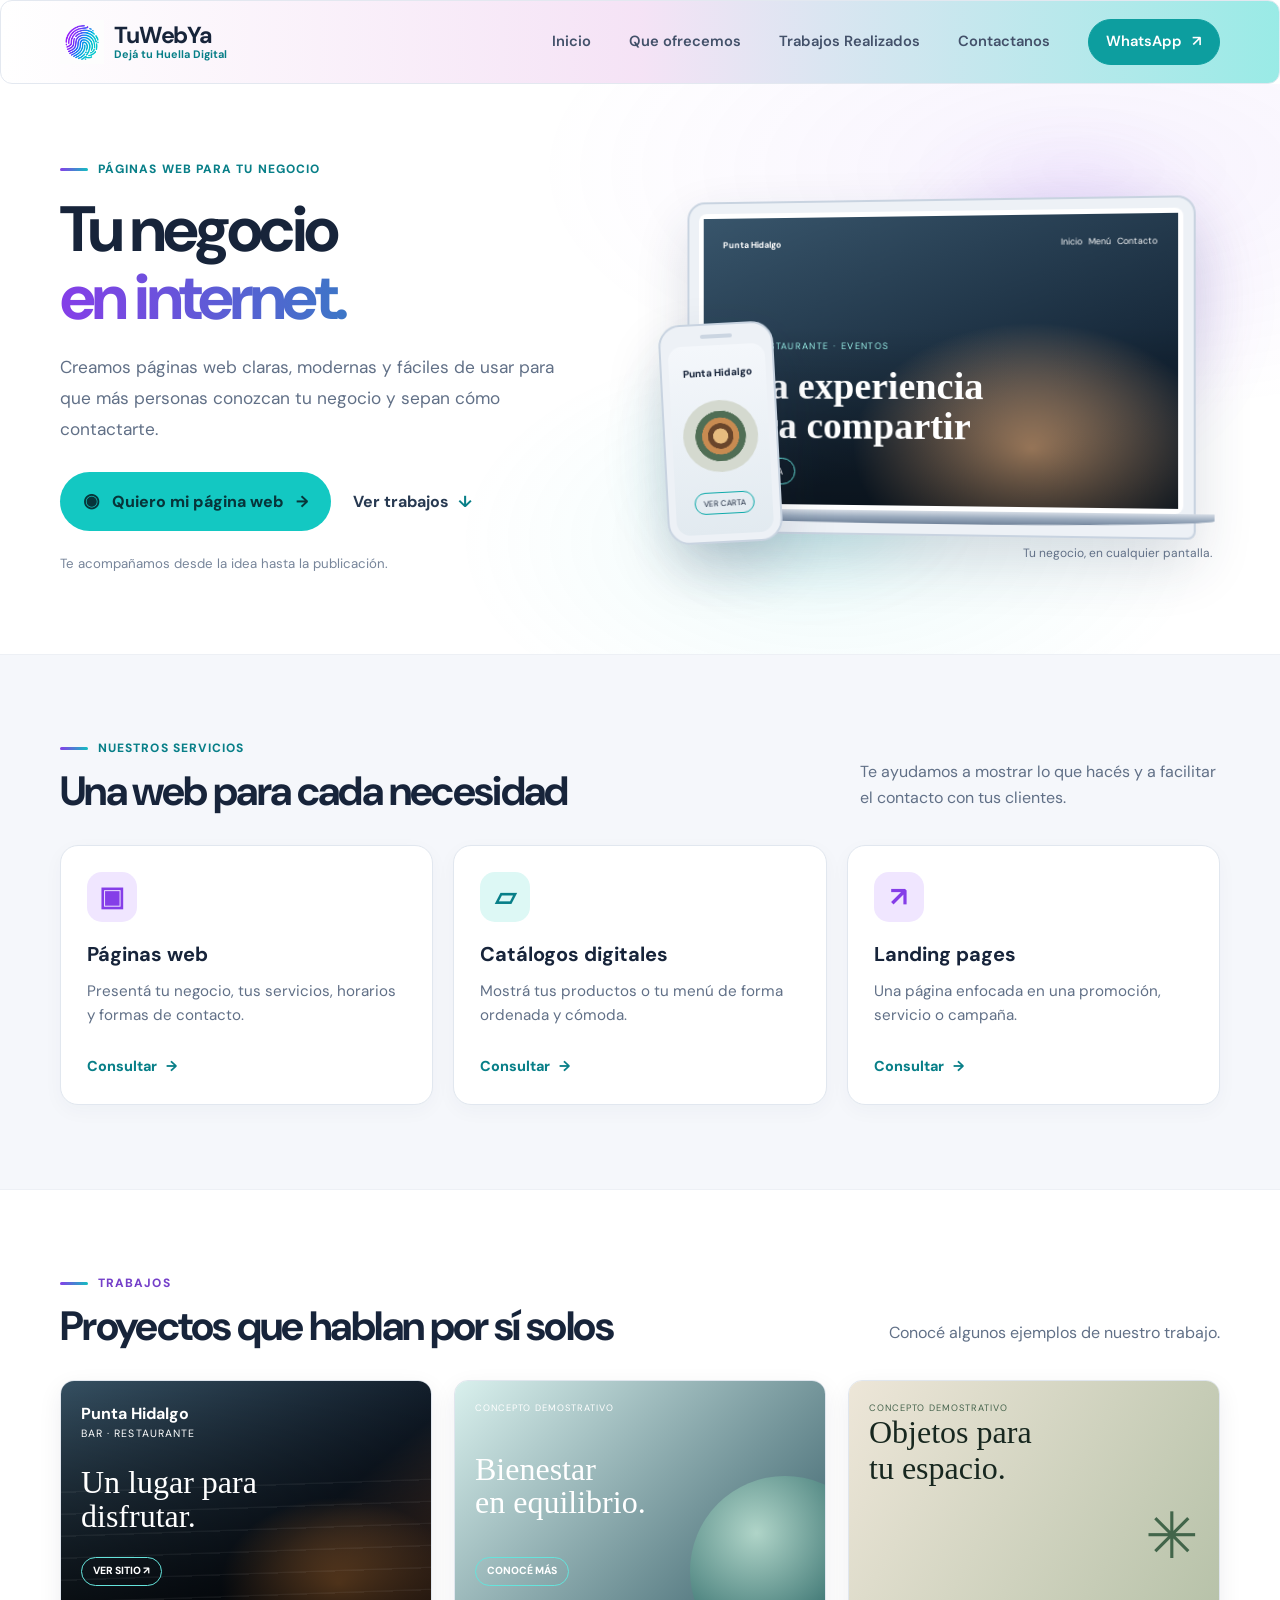
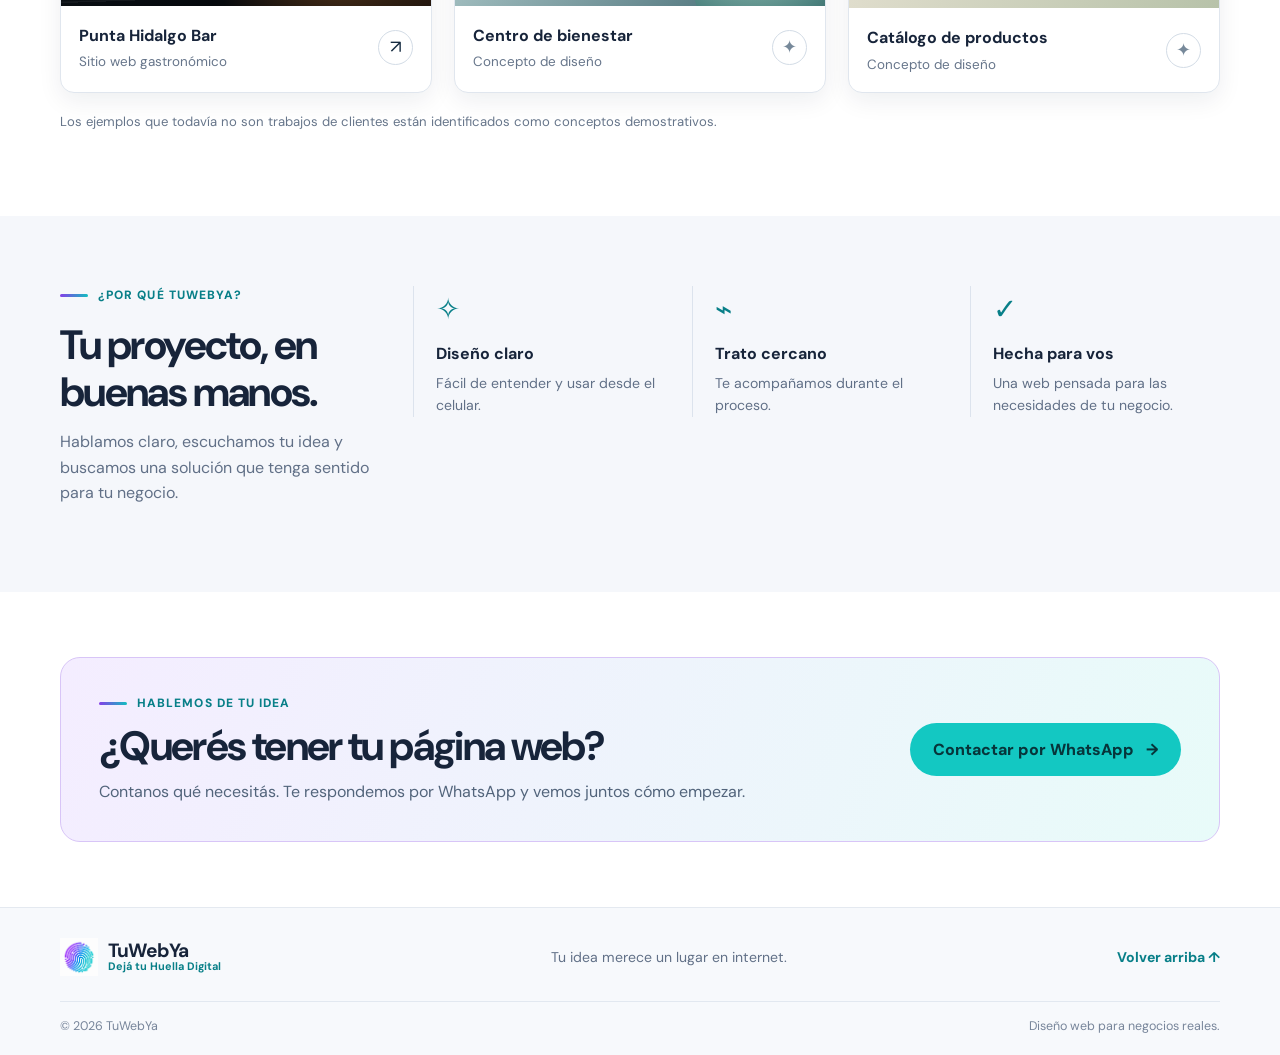
<file: index.html>
<!doctype html>
<html lang="es">
  <head>
    <meta charset="utf-8" />
    <meta name="viewport" content="width=device-width, initial-scale=1" />
    <meta
      name="description"
      content="TuWebYa crea páginas web claras, modernas y adaptadas a tu negocio."
    />
    <meta name="theme-color" content="#07111f" />
    <title>TuWebYa | Dejá tu Huella Digital</title>
    <link rel="icon" href="assets/images/favicon.png" type="image/svg+xml" />
    <link rel="preconnect" href="https://fonts.googleapis.com" />
    <link rel="preconnect" href="https://fonts.gstatic.com" crossorigin />
    <link
      href="https://fonts.googleapis.com/css2?family=DM+Sans:wght@400;500;600;700;800&display=swap"
      rel="stylesheet"
    />
    <link rel="stylesheet" href="assets/css/styles.css" />
    <script
      src="assets/js/config.js"
      data-whatsapp-config
      data-number=""
      defer
    ></script>
    <script src="assets/js/main.js" defer></script>
  </head>

  <body>
    <a class="skip-link" href="#contenido">Saltar al contenido</a>
    <header class="site-header">
      <div class="container header-inner">
        <a class="brand" href="#inicio" aria-label="TuWebYa, inicio">
          <img
            src="assets/images/logo.png"
            alt="Logo de TuWebYa"
            class="brand-mark"
          />
          <span class="brand-copy"
            ><strong>TuWebYa</strong><small>Dejá tu Huella Digital</small></span
          >
        </a>
        <button
          class="menu-toggle"
          type="button"
          aria-expanded="false"
          aria-controls="main-nav"
        >
          <span class="sr-only">Abrir menú</span><span></span><span></span
          ><span></span>
        </button>
        <nav class="main-nav" id="main-nav" aria-label="Navegación principal">
          <a href="#inicio">Inicio</a>
          <a href="#servicios">Que ofrecemos</a>
          <a href="#trabajos">Trabajos Realizados</a>
          <a href="#contacto">Contactanos</a>
          <a class="nav-whatsapp" data-whatsapp href="#contacto"
            >WhatsApp <span aria-hidden="true">↗</span></a
          >
        </nav>
      </div>
    </header>

    <main id="contenido">
      <section class="hero section" id="inicio">
        <div class="container hero-grid">
          <div class="hero-copy">
            <p class="eyebrow">
              <span class="eyebrow-line"></span> Páginas web para tu negocio
            </p>
            <h1>Tu negocio <span> en internet.</span></h1>
            <p class="hero-description">
              Creamos páginas web claras, modernas y fáciles de usar para que
              más personas conozcan tu negocio y sepan cómo contactarte.
            </p>
            <div class="hero-actions">
              <a class="button button-primary" data-whatsapp href="#contacto"
                ><span class="whatsapp-symbol" aria-hidden="true">◉</span>
                Quiero mi página web <span aria-hidden="true">→</span></a
              >
              <a class="text-link" href="#trabajos"
                >Ver trabajos <span aria-hidden="true">↓</span></a
              >
            </div>
            <p class="hero-note">
              Te acompañamos desde la idea hasta la publicación.
            </p>
          </div>
          <div
            class="hero-visual"
            aria-label="Vista de ejemplo de una página web en computadora y celular"
          >
            <div class="glow glow-purple"></div>
            <div class="glow glow-cyan"></div>
            <div class="device laptop">
              <div class="device-screen">
                <div class="mock-site">
                  <div class="mock-nav">
                    <span class="mock-logo">Punta Hidalgo</span
                    ><span>Inicio&nbsp;&nbsp; Menú&nbsp;&nbsp; Contacto</span>
                  </div>
                  <div class="mock-content">
                    <span class="mock-kicker">BAR · RESTAURANTE · EVENTOS</span
                    ><strong>Una experiencia<br />para compartir</strong
                    ><span class="mock-pill">VER CARTA</span>
                  </div>
                </div>
              </div>
              <div class="laptop-base"></div>
            </div>
            <div class="device phone">
              <div class="phone-speaker"></div>
              <div class="phone-screen">
                <span class="phone-brand">Punta Hidalgo</span
                ><span class="phone-food"></span
                ><span class="phone-button">VER CARTA</span>
              </div>
            </div>
            <span class="visual-caption"
              >Tu negocio, en cualquier pantalla.</span
            >
          </div>
        </div>
      </section>

      <section class="services section" id="servicios">
        <div class="container">
          <div class="section-heading">
            <div>
              <p class="eyebrow">
                <span class="eyebrow-line"></span> Nuestros servicios
              </p>
              <h2>Una web para cada necesidad</h2>
            </div>
            <p>
              Te ayudamos a mostrar lo que hacés y a facilitar el contacto con
              tus clientes.
            </p>
          </div>
          <div class="service-grid">
            <article class="service-card">
              <span class="service-icon icon-purple" aria-hidden="true">▣</span>
              <h3>Páginas web</h3>
              <p>
                Presentá tu negocio, tus servicios, horarios y formas de
                contacto.
              </p>
              <a href="#contacto" class="card-link" data-service="Páginas web"
                >Consultar <span aria-hidden="true">→</span></a
              >
            </article>
            <article class="service-card">
              <span class="service-icon icon-cyan" aria-hidden="true">▱</span>
              <h3>Catálogos digitales</h3>
              <p>Mostrá tus productos o tu menú de forma ordenada y cómoda.</p>
              <a
                href="#contacto"
                class="card-link"
                data-service="Catálogos digitales"
                >Consultar <span aria-hidden="true">→</span></a
              >
            </article>
            <article class="service-card">
              <span class="service-icon icon-purple" aria-hidden="true">↗</span>
              <h3>Landing pages</h3>
              <p>Una página enfocada en una promoción, servicio o campaña.</p>
              <a href="#contacto" class="card-link" data-service="Landing pages"
                >Consultar <span aria-hidden="true">→</span></a
              >
            </article>
          </div>
        </div>
      </section>

      <section class="projects section" id="trabajos">
        <div class="container">
          <div class="section-heading projects-heading">
            <div>
              <p class="eyebrow"><span class="eyebrow-line"></span> Trabajos</p>
              <h2>Proyectos que hablan por sí solos</h2>
            </div>
            <p>Conocé algunos ejemplos de nuestro trabajo.</p>
          </div>
          <div class="project-grid">
            <article class="project-card project-featured">
              <a
                class="project-preview punta-preview"
                href="https://puntahidalgobar.vercel.app/"
                target="_blank"
                rel="noopener noreferrer"
                aria-label="Ver la web de Punta Hidalgo Bar"
              >
                <span class="preview-top"
                  ><strong>Punta Hidalgo</strong
                  ><span>BAR · RESTAURANTE</span></span
                ><span class="preview-title">Un lugar para<br />disfrutar.</span
                ><span class="preview-cta">VER SITIO ↗</span>
              </a>
              <div class="project-info">
                <div>
                  <h3>Punta Hidalgo Bar</h3>
                  <p>Sitio web gastronómico</p>
                </div>
                <a
                  class="project-arrow"
                  href="https://puntahidalgobar.vercel.app/"
                  target="_blank"
                  rel="noopener noreferrer"
                  aria-label="Abrir proyecto Punta Hidalgo Bar"
                  >↗</a
                >
              </div>
            </article>
            <article class="project-card">
              <div
                class="project-preview wellness-preview"
                aria-label="Concepto visual de web para un centro de bienestar"
              >
                <span class="concept-label">CONCEPTO DEMOSTRATIVO</span
                ><span class="wellness-title"
                  >Bienestar<br />en equilibrio.</span
                ><span class="preview-cta">CONOCÉ MÁS</span>
              </div>
              <div class="project-info">
                <div>
                  <h3>Centro de bienestar</h3>
                  <p>Concepto de diseño</p>
                </div>
                <span
                  class="project-arrow project-arrow-muted"
                  aria-hidden="true"
                  >✦</span
                >
              </div>
            </article>
            <article class="project-card">
              <div
                class="project-preview shop-preview"
                aria-label="Concepto visual de catálogo digital"
              >
                <span class="concept-label">CONCEPTO DEMOSTRATIVO</span
                ><span class="shop-title">Objetos para<br />tu espacio.</span
                ><span class="shop-plant" aria-hidden="true">✳</span>
              </div>
              <div class="project-info">
                <div>
                  <h3>Catálogo de productos</h3>
                  <p>Concepto de diseño</p>
                </div>
                <span
                  class="project-arrow project-arrow-muted"
                  aria-hidden="true"
                  >✦</span
                >
              </div>
            </article>
          </div>
          <p class="projects-note">
            Los ejemplos que todavía no son trabajos de clientes están
            identificados como conceptos demostrativos.
          </p>
        </div>
      </section>

      <section class="why section">
        <div class="container why-grid">
          <div class="why-copy">
            <p class="eyebrow">
              <span class="eyebrow-line"></span> ¿Por qué TuWebYa?
            </p>
            <h2>Tu proyecto, en buenas manos.</h2>
            <p>
              Hablamos claro, escuchamos tu idea y buscamos una solución que
              tenga sentido para tu negocio.
            </p>
          </div>
          <div class="benefit">
            <span aria-hidden="true">✧</span>
            <h3>Diseño claro</h3>
            <p>Fácil de entender y usar desde el celular.</p>
          </div>
          <div class="benefit">
            <span aria-hidden="true">⌁</span>
            <h3>Trato cercano</h3>
            <p>Te acompañamos durante el proceso.</p>
          </div>
          <div class="benefit">
            <span aria-hidden="true">✓</span>
            <h3>Hecha para vos</h3>
            <p>Una web pensada para las necesidades de tu negocio.</p>
          </div>
        </div>
      </section>

      <section class="contact section" id="contacto">
        <div class="container">
          <div class="contact-panel">
            <div>
              <p class="eyebrow">
                <span class="eyebrow-line"></span> Hablemos de tu idea
              </p>
              <h2>¿Querés tener tu página web?</h2>
              <p>
                Contanos qué necesitás. Te respondemos por WhatsApp y vemos
                juntos cómo empezar.
              </p>
            </div>
            <a
              class="button button-primary contact-button"
              data-whatsapp
              href="https://wa.me/?text=Hola%20TuWebYa%2C%20quiero%20consultar%20por%20una%20p%C3%A1gina%20web."
              >Contactar por WhatsApp <span aria-hidden="true">→</span></a
            >
          </div>
        </div>
      </section>

    <footer class="site-footer">
      <div class="container footer-inner">
        <a class="brand footer-brand" href="#inicio"
          ><img src="assets/images/logo.png" alt="" class="brand-mark" /><span
            class="brand-copy"
            ><strong>TuWebYa</strong><small>Dejá tu Huella Digital</small></span
          ></a
        >
        <p>Tu idea merece un lugar en internet.</p>
        <a href="#inicio" class="back-top">Volver arriba ↑</a>
      </div>
      <div class="container footer-bottom">
        <span>© <span id="year"></span> TuWebYa</span
        ><span>Diseño web para negocios reales.</span>
      </div>
    </footer>
  </body>
</html>
</file>
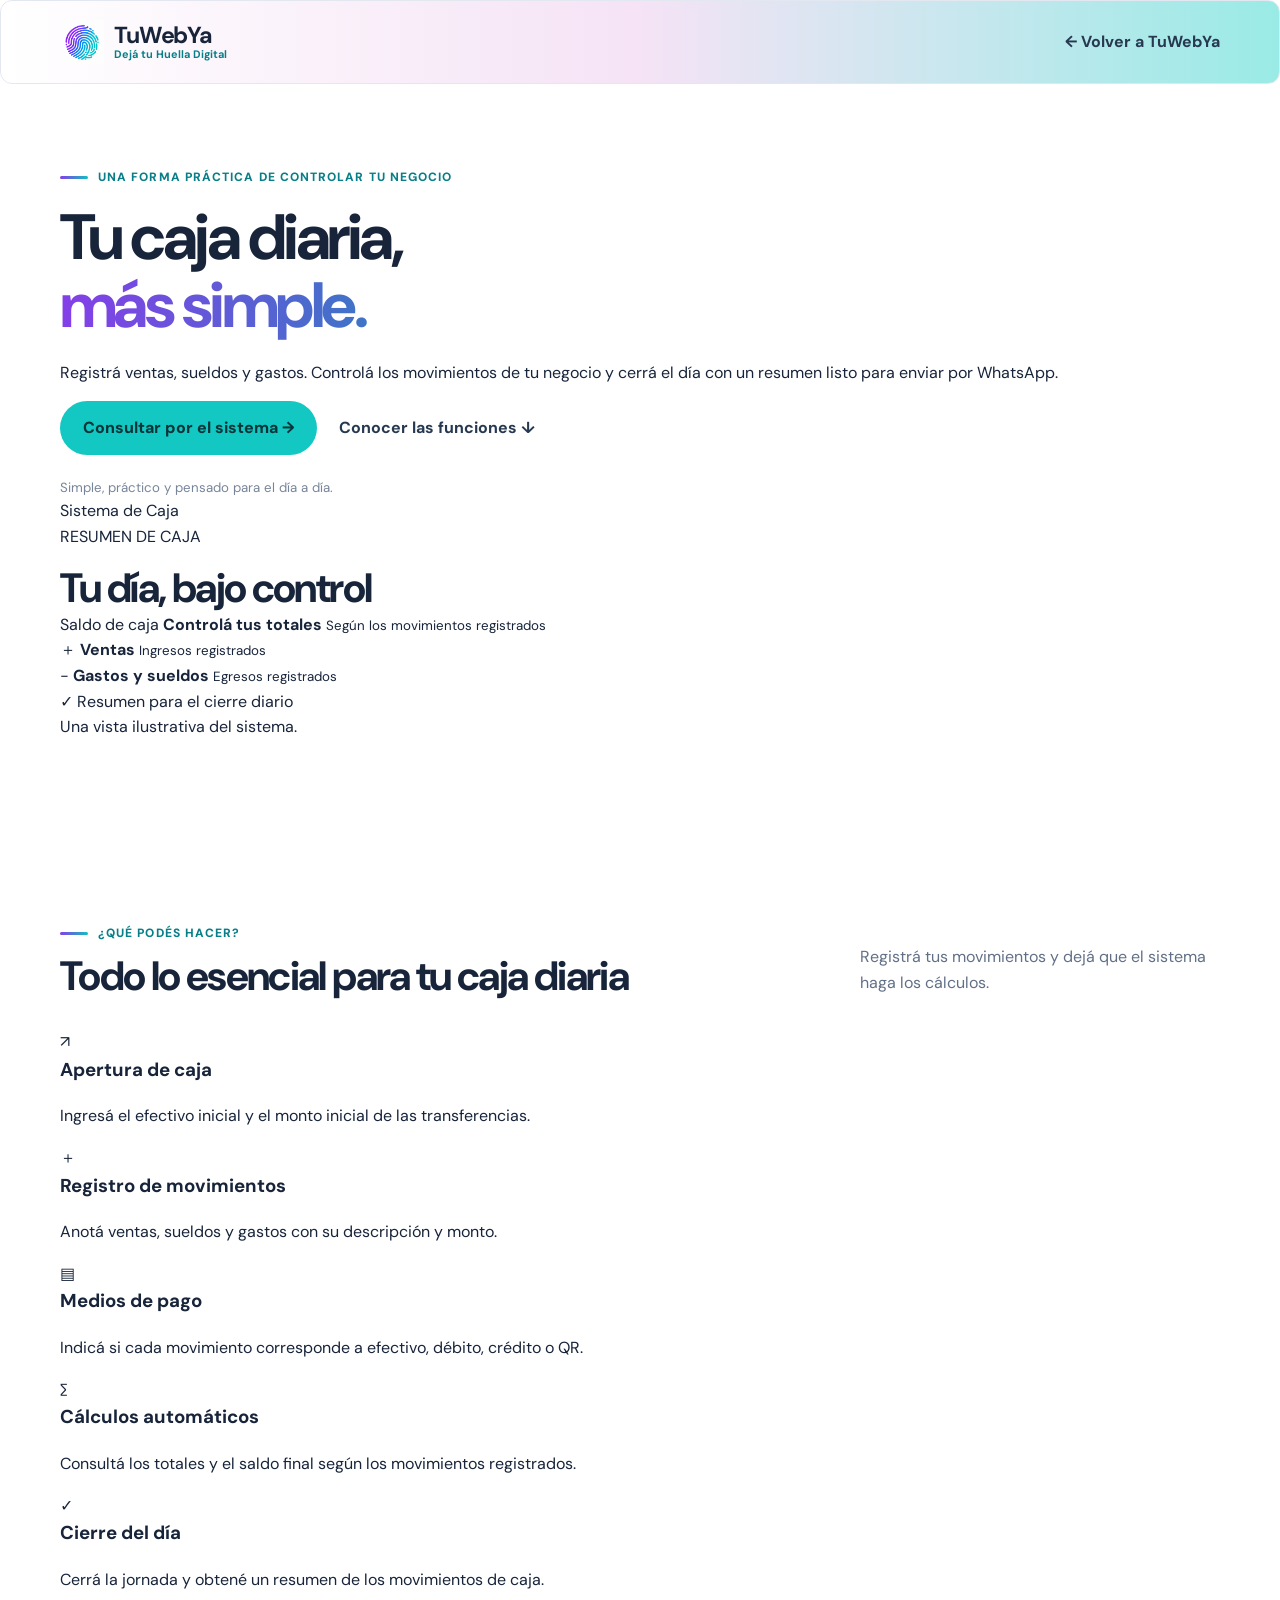
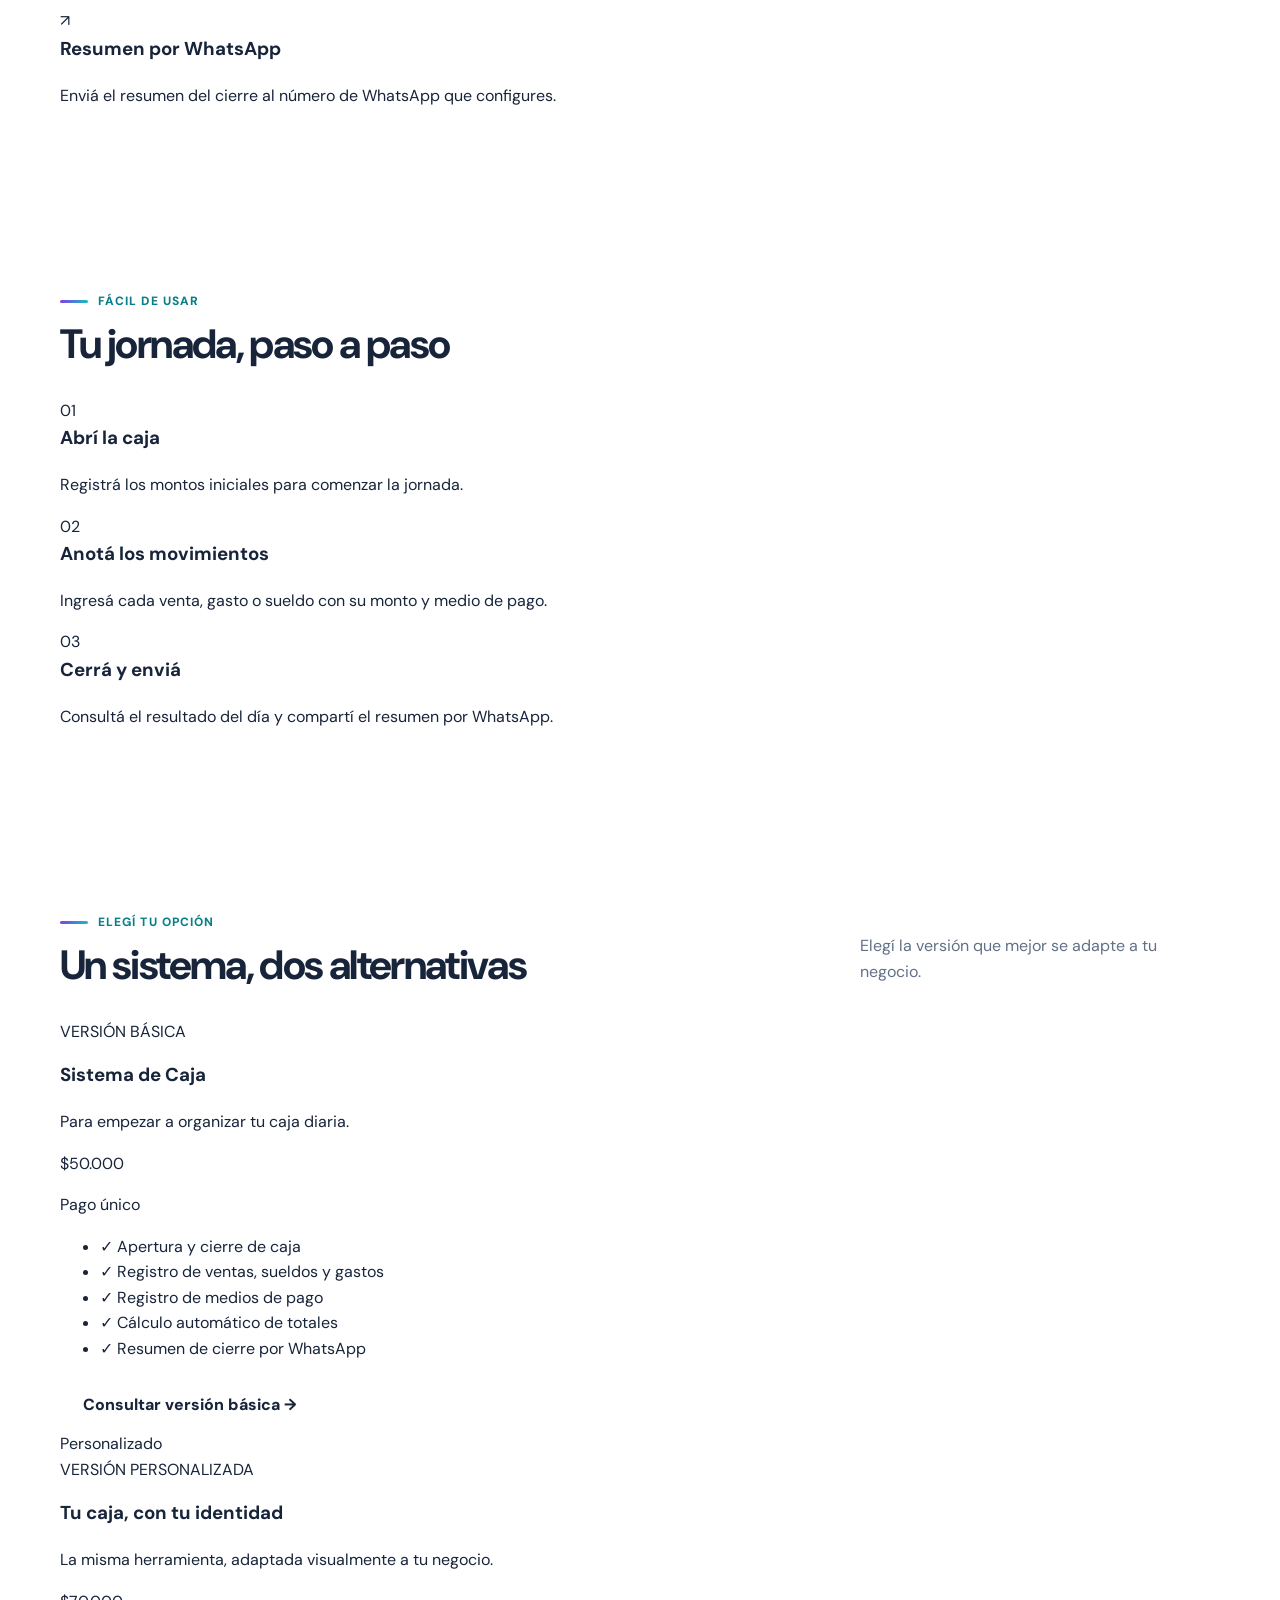
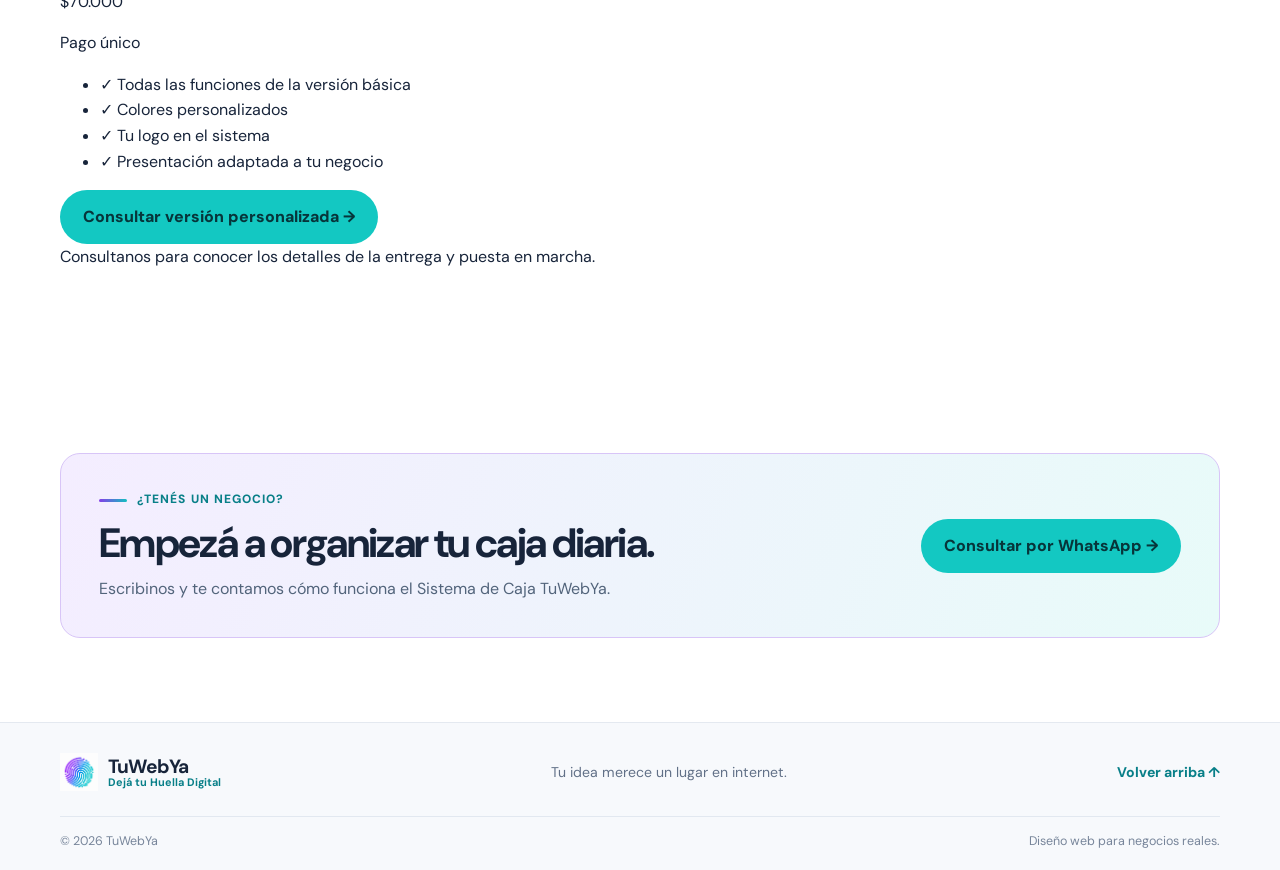
<file: sistema-de-caja.html>
<!doctype html>
<html lang="es">
  <head>
    <meta charset="utf-8" />
    <meta name="viewport" content="width=device-width, initial-scale=1" />
    <meta
      name="description"
      content="Sistema de Caja TuWebYa: registrá movimientos, controlá los totales y enviá el cierre diario por WhatsApp."
    />
    <meta name="theme-color" content="#07111f" />
    <title>Sistema de Caja | TuWebYa</title>

    <link rel="icon" href="assets/images/favicon.png" type="image/png" />
    <link rel="preconnect" href="https://fonts.googleapis.com" />
    <link rel="preconnect" href="https://fonts.gstatic.com" crossorigin />
    <link
      href="https://fonts.googleapis.com/css2?family=DM+Sans:wght@400;500;600;700;800&display=swap"
      rel="stylesheet"
    />
    <link rel="stylesheet" href="assets/css/styles.css" />
    <script
      src="assets/js/config.js"
      data-whatsapp-config
      data-number=""
      defer
    ></script>
    <script src="assets/js/main.js" defer></script>
  </head>

  <body>
    <a class="skip-link" href="#contenido">Saltar al contenido</a>

    <header class="site-header">
      <div class="container header-inner">
        <a class="brand" href="index.html" aria-label="TuWebYa, inicio">
          <img
            src="assets/images/logo.png"
            alt="Logo de TuWebYa"
            class="brand-mark"
          />
          <span class="brand-copy">
            <strong>TuWebYa</strong>
            <small>Dejá tu Huella Digital</small>
          </span>
        </a>

        <a class="text-link" href="index.html">
          ← Volver a TuWebYa
        </a>
      </div>
    </header>

    <main id="contenido">
      <section class="caja-hero section">
        <div class="container caja-hero-grid">
          <div class="caja-hero-copy">
            <p class="eyebrow">
              <span class="eyebrow-line"></span>
              Una forma práctica de controlar tu negocio
            </p>

            <h1>
              Tu caja diaria,
              <span>más simple.</span>
            </h1>

            <p class="caja-lead">
              Registrá ventas, sueldos y gastos. Controlá los movimientos
              de tu negocio y cerrá el día con un resumen listo para enviar
              por WhatsApp.
            </p>

            <div class="hero-actions">
              <a
                class="button button-primary"
                data-whatsapp
                data-service="Sistema de Caja TuWebYa"
                href="#precios"
              >
                Consultar por el sistema →
              </a>

              <a class="text-link" href="#funciones">
                Conocer las funciones ↓
              </a>
            </div>

            <p class="hero-note">
              Simple, práctico y pensado para el día a día.
            </p>
          </div>

          <div class="caja-preview">
            <div class="caja-preview-glow"></div>

            <div class="caja-window">
              <div class="caja-window-header">
                <span class="caja-window-dot"></span>
                <span class="caja-window-dot"></span>
                <span class="caja-window-dot"></span>
                <span class="caja-window-title">Sistema de Caja</span>
              </div>

              <div class="caja-window-body">
                <p class="caja-preview-label">RESUMEN DE CAJA</p>
                <h2>Tu día, bajo control</h2>

                <div class="caja-preview-total">
                  <span>Saldo de caja</span>
                  <strong>Controlá tus totales</strong>
                  <small>Según los movimientos registrados</small>
                </div>

                <div class="caja-preview-movements">
                  <div>
                    <span class="caja-movement-icon">＋</span>
                    <span>
                      <strong>Ventas</strong>
                      <small>Ingresos registrados</small>
                    </span>
                  </div>

                  <div>
                    <span class="caja-movement-icon expense">−</span>
                    <span>
                      <strong>Gastos y sueldos</strong>
                      <small>Egresos registrados</small>
                    </span>
                  </div>
                </div>

                <div class="caja-preview-footer">
                  <span>✓</span>
                  Resumen para el cierre diario
                </div>
              </div>
            </div>

            <p class="caja-preview-note">
              Una vista ilustrativa del sistema.
            </p>
          </div>
        </div>
      </section>

      <section class="section caja-functions" id="funciones">
        <div class="container">
          <div class="section-heading">
            <div>
              <p class="eyebrow">
                <span class="eyebrow-line"></span>
                ¿Qué podés hacer?
              </p>
              <h2>Todo lo esencial para tu caja diaria</h2>
            </div>

            <p>
              Registrá tus movimientos y dejá que el sistema haga los cálculos.
            </p>
          </div>

          <div class="caja-function-grid">
            <article class="caja-function-card">
              <span class="caja-function-icon">↗</span>
              <h3>Apertura de caja</h3>
              <p>
                Ingresá el efectivo inicial y el monto inicial de las
                transferencias.
              </p>
            </article>

            <article class="caja-function-card">
              <span class="caja-function-icon">＋</span>
              <h3>Registro de movimientos</h3>
              <p>
                Anotá ventas, sueldos y gastos con su descripción y monto.
              </p>
            </article>

            <article class="caja-function-card">
              <span class="caja-function-icon">▤</span>
              <h3>Medios de pago</h3>
              <p>
                Indicá si cada movimiento corresponde a efectivo, débito,
                crédito o QR.
              </p>
            </article>

            <article class="caja-function-card">
              <span class="caja-function-icon">∑</span>
              <h3>Cálculos automáticos</h3>
              <p>
                Consultá los totales y el saldo final según los movimientos
                registrados.
              </p>
            </article>

            <article class="caja-function-card">
              <span class="caja-function-icon">✓</span>
              <h3>Cierre del día</h3>
              <p>
                Cerrá la jornada y obtené un resumen de los movimientos de caja.
              </p>
            </article>

            <article class="caja-function-card">
              <span class="caja-function-icon">↗</span>
              <h3>Resumen por WhatsApp</h3>
              <p>
                Enviá el resumen del cierre al número de WhatsApp que
                configures.
              </p>
            </article>
          </div>
        </div>
      </section>

      <section class="section caja-how">
        <div class="container">
          <div class="section-heading">
            <div>
              <p class="eyebrow">
                <span class="eyebrow-line"></span>
                Fácil de usar
              </p>
              <h2>Tu jornada, paso a paso</h2>
            </div>
          </div>

          <div class="caja-steps">
            <article class="caja-step">
              <span>01</span>
              <h3>Abrí la caja</h3>
              <p>Registrá los montos iniciales para comenzar la jornada.</p>
            </article>

            <article class="caja-step">
              <span>02</span>
              <h3>Anotá los movimientos</h3>
              <p>Ingresá cada venta, gasto o sueldo con su monto y medio de pago.</p>
            </article>

            <article class="caja-step">
              <span>03</span>
              <h3>Cerrá y enviá</h3>
              <p>Consultá el resultado del día y compartí el resumen por WhatsApp.</p>
            </article>
          </div>
        </div>
      </section>

      <section class="section caja-pricing" id="precios">
        <div class="container">
          <div class="section-heading">
            <div>
              <p class="eyebrow">
                <span class="eyebrow-line"></span>
                Elegí tu opción
              </p>
              <h2>Un sistema, dos alternativas</h2>
            </div>

            <p>
              Elegí la versión que mejor se adapte a tu negocio.
            </p>
          </div>

          <div class="caja-pricing-grid">
            <article class="caja-price-card">
              <p class="caja-price-label">VERSIÓN BÁSICA</p>
              <h3>Sistema de Caja</h3>
              <p class="caja-price-description">
                Para empezar a organizar tu caja diaria.
              </p>

              <p class="caja-price">
                <span>$</span>50.000
              </p>
              <p class="caja-price-note">Pago único</p>

              <ul>
                <li>✓ Apertura y cierre de caja</li>
                <li>✓ Registro de ventas, sueldos y gastos</li>
                <li>✓ Registro de medios de pago</li>
                <li>✓ Cálculo automático de totales</li>
                <li>✓ Resumen de cierre por WhatsApp</li>
              </ul>

              <a
                class="button button-secondary"
                data-whatsapp
                data-service="Sistema de Caja TuWebYa versión básica de $50.000"
                href="#precios"
              >
                Consultar versión básica →
              </a>
            </article>

            <article class="caja-price-card caja-price-featured">
              <span class="caja-price-badge">Personalizado</span>
              <p class="caja-price-label">VERSIÓN PERSONALIZADA</p>
              <h3>Tu caja, con tu identidad</h3>
              <p class="caja-price-description">
                La misma herramienta, adaptada visualmente a tu negocio.
              </p>

              <p class="caja-price">
                <span>$</span>70.000
              </p>
              <p class="caja-price-note">Pago único</p>

              <ul>
                <li>✓ Todas las funciones de la versión básica</li>
                <li>✓ Colores personalizados</li>
                <li>✓ Tu logo en el sistema</li>
                <li>✓ Presentación adaptada a tu negocio</li>
              </ul>

              <a
                class="button button-primary"
                data-whatsapp
                data-service="Sistema de Caja TuWebYa personalizado de $70.000"
                href="#precios"
              >
                Consultar versión personalizada →
              </a>
            </article>
          </div>

          <p class="caja-pricing-footnote">
            Consultanos para conocer los detalles de la entrega y puesta en marcha.
          </p>
        </div>
      </section>

      <section class="section caja-final-cta">
        <div class="container">
          <div class="contact-panel">
            <div>
              <p class="eyebrow">
                <span class="eyebrow-line"></span>
                ¿Tenés un negocio?
              </p>
              <h2>Empezá a organizar tu caja diaria.</h2>
              <p>
                Escribinos y te contamos cómo funciona el Sistema de Caja
                TuWebYa.
              </p>
            </div>

            <a
              class="button button-primary"
              data-whatsapp
              data-service="Sistema de Caja TuWebYa"
              href="#precios"
            >
              Consultar por WhatsApp →
            </a>
          </div>
        </div>
      </section>
    </main>

    <footer class="site-footer">
      <div class="container footer-inner">
        <a class="brand footer-brand" href="index.html">
          <img src="assets/images/logo.png" alt="" class="brand-mark" />
          <span class="brand-copy">
            <strong>TuWebYa</strong>
            <small>Dejá tu Huella Digital</small>
          </span>
        </a>

        <p>Tu idea merece un lugar en internet.</p>
        <a href="#" class="back-top">Volver arriba ↑</a>
      </div>

      <div class="container footer-bottom">
        <span>© <span id="year"></span> TuWebYa</span>
        <span>Diseño web para negocios reales.</span>
      </div>
    </footer>
  </body>
</html>
</file>
<file: assets/css/styles.css>
:root {
  --bg: #ffffff;
  --bg-soft: #f5f7fb;
  --panel: #ffffff;
  --text: #17243a;
  --muted: #617087;
  --line: #e3e8f0;
  --purple: #853ee8;
  --cyan: #12bfc0;
  --content: 1160px;
  --radius: 18px;
}

* {
  box-sizing: border-box;
}

html {
  scroll-behavior: smooth;
  scroll-padding-top: 100px;
}

body {
  margin: 0;
  background: var(--bg);
  color: var(--text);
  font-family: "DM Sans", Arial, sans-serif;
  line-height: 1.6;
}

a {
  color: inherit;
  text-decoration: none;
}

button,
a {
  -webkit-tap-highlight-color: transparent;
}

a:focus-visible,
button:focus-visible {
  outline: 3px solid var(--cyan);
  outline-offset: 4px;
}

.container {
  width: min(var(--content), calc(100% - 48px));
  margin-inline: auto;
}

.section {
  padding: 84px 0;
}

.skip-link,
.sr-only {
  position: absolute;
  width: 1px;
  height: 1px;
  padding: 0;
  margin: -1px;
  overflow: hidden;
  clip: rect(0, 0, 0, 0);
  white-space: nowrap;
  border: 0;
}

.skip-link:focus {
  width: auto;
  height: auto;
  clip: auto;
  margin: 12px;
  padding: 12px;
  background: white;
  color: black;
  z-index: 1000;
}

/* ENCABEZADO Y NAVEGACIÓN*/

.site-header {
  position: sticky;
  top: 0;
  z-index: 20;
  background: linear-gradient(
    90deg,
    rgba(255, 255, 255, 0.78) 0%,
    rgba(242, 219, 243, 0.78) 50%,
    rgba(125, 229, 223, 0.78) 100%
  );
  border: 1px solid var(--line);
  border-radius: 12px;
  backdrop-filter: blur(16px);
  -webkit-backdrop-filter: blur(16px);
}

.header-inner {
  min-height: 82px;
  display: flex;
  align-items: center;
  justify-content: space-between;
  gap: 28px;
}

.brand {
  display: inline-flex;
  align-items: center;
  gap: 10px;
  flex-shrink: 0;
}

.brand-mark {
  width: 44px;
  height: 44px;
}

.brand-copy {
  display: flex;
  flex-direction: column;
  line-height: 1.1;
}

.brand-copy strong {
  font-size: 1.45rem;
  letter-spacing: -0.05em;
  color: var(--text);
}

.brand-copy small {
  font-size: 0.68rem;
  color: #087f88;
  font-weight: 700;
}

.main-nav {
  display: flex;
  align-items: center;
  gap: clamp(18px, 3vw, 38px);
  font-size: 0.92rem;
  font-weight: 600;
}

.main-nav > a:not(.nav-whatsapp) {
  color: #43516a;
  transition: color 0.2s ease;
}

.main-nav > a:not(.nav-whatsapp):hover {
  color: var(--purple);
}

.nav-whatsapp {
  padding: 10px 17px;
  background: #0d9e9f;
  border: 1px solid #0d9e9f;
  border-radius: 999px;
  color: #ffffff;
  transition:
    background 0.2s,
    color 0.2s,
    border-color 0.2s;
}

.nav-whatsapp:hover {
  background: #09838b;
  border-color: #09838b;
  color: #ffffff;
}

.nav-whatsapp span {
  margin-left: 6px;
}

.menu-toggle {
  display: none;
}

/* PORTADA PRINCIPAL */

.hero {
  padding-top: 76px;
  padding-bottom: 80px;
  overflow: hidden;
  background:
    radial-gradient(
      ellipse at 85% 15%,
      rgba(133, 62, 232, 0.07),
      transparent 36%
    ),
    radial-gradient(
      ellipse at 65% 80%,
      rgba(18, 191, 192, 0.07),
      transparent 32%
    ),
    #ffffff;
}

.hero-grid {
  display: grid;
  grid-template-columns: 1fr 1.03fr;
  gap: 40px;
  align-items: center;
}

.eyebrow {
  margin: 0 0 17px;
  display: flex;
  align-items: center;
  gap: 10px;
  color: #087f88;
  text-transform: uppercase;
  letter-spacing: 0.09em;
  font-size: 0.75rem;
  font-weight: 800;
}

.eyebrow-line {
  width: 28px;
  height: 3px;
  border-radius: 4px;
  background: linear-gradient(90deg, var(--purple), var(--cyan));
}

h1,
h2,
h3,
p {
  margin-top: 0;
}

h1 {
  max-width: 610px;
  margin-bottom: 20px;
  font-size: clamp(2.65rem, 5vw, 4.5rem);
  line-height: 1.06;
  letter-spacing: -0.055em;
  color: #17243a;
}

h1 span {
  display: block;
  background: linear-gradient(90deg, #853ee8 0%, #079fae 90%);
  -webkit-background-clip: text;
  background-clip: text;
  color: transparent;
}

.hero-description {
  max-width: 500px;
  color: var(--muted);
  font-size: 1.08rem;
  line-height: 1.8;
  margin-bottom: 27px;
}

.hero-actions {
  display: flex;
  align-items: center;
  flex-wrap: wrap;
  gap: 22px;
}

.button {
  min-height: 52px;
  display: inline-flex;
  justify-content: center;
  align-items: center;
  gap: 12px;
  padding: 14px 23px;
  border-radius: 999px;
  font-weight: 800;
  transition:
    transform 0.2s ease,
    box-shadow 0.2s ease;
}

.button:hover {
  transform: translateY(-2px);
  box-shadow: 0 10px 24px rgba(18, 191, 192, 0.2);
}

.button-primary {
  background: #13c8c2;
  color: #07353a;
}

.whatsapp-symbol {
  font-size: 1.2rem;
}

.text-link {
  color: #273951;
  font-weight: 700;
}

.text-link:hover {
  color: #087f88;
}

.text-link span {
  margin-left: 5px;
  color: #087f88;
}

.hero-note {
  margin: 22px 0 0;
  color: #77859a;
  font-size: 0.83rem;
}

/* VISTA ILUSTRATIVA DE LA WEB*/

.hero-visual {
  position: relative;
  min-height: 380px;
  display: flex;
  align-items: center;
  justify-content: center;
  isolation: isolate;
}

.glow {
  position: absolute;
  z-index: -1;
  border-radius: 50%;
  filter: blur(45px);
  opacity: 0.18;
}

.glow-purple {
  width: 260px;
  height: 230px;
  background: var(--purple);
  right: 4%;
  top: 2%;
}

.glow-cyan {
  width: 240px;
  height: 180px;
  background: #00bfc4;
  left: 5%;
  bottom: 3%;
}

.device {
  border: 2px solid #c8d3e0;
  background: #edf1f6;
  box-shadow: 0 25px 55px rgba(29, 50, 80, 0.16);
}

.laptop {
  width: min(94%, 510px);
  padding: 10px;
  border-radius: 18px 18px 8px 8px;
  transform: perspective(1000px) rotateY(-5deg);
}

.device-screen {
  padding: 5px;
  background: #ffffff;
  border-radius: 8px;
}

.mock-site {
  min-height: 290px;
  padding: 20px;
  overflow: hidden;
  position: relative;
  display: flex;
  flex-direction: column;
  justify-content: space-between;
  background:
    radial-gradient(ellipse at 70% 80%, #d7a77d 0, transparent 38%),
    linear-gradient(160deg, #38556b, #142536 68%);
  color: white;
}

.mock-site::after {
  content: "";
  position: absolute;
  inset: 38% 0 0;
  background: linear-gradient(0deg, rgba(0, 0, 0, 0.45), transparent);
  pointer-events: none;
}

.mock-nav {
  display: flex;
  justify-content: space-between;
  gap: 12px;
  font-size: 0.55rem;
  color: #ffffff;
  position: relative;
  z-index: 1;
}

.mock-logo {
  font-weight: 800;
}

.mock-content {
  position: relative;
  z-index: 1;
  display: flex;
  flex-direction: column;
  align-items: flex-start;
  gap: 12px;
}

.mock-kicker {
  color: #9cf3eb;
  font-size: 0.58rem;
  letter-spacing: 0.15em;
}

.mock-content strong {
  font-family: Georgia, serif;
  font-size: clamp(1.6rem, 3vw, 2.5rem);
  line-height: 1.05;
}

.mock-pill {
  border: 1px solid #65e4dc;
  border-radius: 30px;
  padding: 5px 12px;
  font-size: 0.6rem;
}

.laptop-base {
  height: 13px;
  margin: 0 -30px;
  border-radius: 0 0 50% 50%;
  background: linear-gradient(#d5dce5, #9aaabd 50%, #71839a);
}

.phone {
  position: absolute;
  left: 2%;
  bottom: 14px;
  width: 115px;
  height: 220px;
  border-radius: 22px;
  padding: 7px;
  z-index: 2;
  transform: rotate(-3deg);
}

.phone-speaker {
  width: 32px;
  height: 4px;
  background: #cbd5e1;
  border-radius: 5px;
  margin: 2px auto 7px;
}

.phone-screen {
  height: calc(100% - 13px);
  border-radius: 14px;
  background: linear-gradient(180deg, #f4f7fb, #e2eaf0);
  display: flex;
  flex-direction: column;
  align-items: center;
  justify-content: space-around;
  padding: 10px 5px;
  text-align: center;
  color: #17243a;
}

.phone-brand {
  font-size: 0.63rem;
  font-weight: 800;
}

.phone-food {
  width: 75px;
  height: 72px;
  border-radius: 50%;
  background: radial-gradient(
    circle at 50% 50%,
    #e7bc7f 0 14%,
    #69452b 15% 24%,
    #c88b51 25% 35%,
    #506e55 36% 48%,
    #d4d9cf 49%
  );
}

.phone-button {
  border: 1px solid #0eaaaa;
  padding: 4px 8px;
  border-radius: 20px;
  font-size: 0.5rem;
}

.visual-caption {
  position: absolute;
  bottom: -6px;
  right: 8px;
  color: #617087;
  font-size: 0.75rem;
}

/* SERVICIOS */

.services {
  background: #f5f7fb;
  border-top: 1px solid #edf0f5;
  border-bottom: 1px solid #edf0f5;
}

.section-heading {
  display: flex;
  align-items: end;
  justify-content: space-between;
  gap: 36px;
  margin-bottom: 30px;
}

.section-heading .eyebrow {
  margin-bottom: 10px;
}

h2 {
  margin-bottom: 0;
  font-size: clamp(1.9rem, 3.2vw, 2.8rem);
  line-height: 1.13;
  letter-spacing: -0.04em;
}

.section-heading > p {
  max-width: 360px;
  color: var(--muted);
  margin-bottom: 4px;
}

.service-grid {
  display: grid;
  grid-template-columns: repeat(3, 1fr);
  gap: 20px;
}

.service-card {
  padding: 26px;
  border: 1px solid #e1e7ef;
  border-radius: var(--radius);
  background: #ffffff;
  box-shadow: 0 6px 20px rgba(30, 48, 75, 0.035);
  transition:
    border-color 0.2s,
    transform 0.2s,
    box-shadow 0.2s;
}

.service-card:hover {
  border-color: #b8e9e7;
  transform: translateY(-4px);
  box-shadow: 0 12px 28px rgba(30, 48, 75, 0.08);
}

.service-icon {
  width: 50px;
  height: 50px;
  display: grid;
  place-items: center;
  border-radius: 15px;
  font-size: 1.7rem;
  font-weight: 700;
  margin-bottom: 16px;
}

.icon-purple {
  color: #853ee8;
  background: #f0e6ff;
}

.icon-cyan {
  color: #087f88;
  background: #ddf8f5;
}

.service-card h3 {
  font-size: 1.25rem;
  margin-bottom: 9px;
}

.service-card p {
  color: var(--muted);
  font-size: 0.95rem;
  min-height: 58px;
  margin-bottom: 16px;
}

.card-link {
  color: #087f88;
  font-weight: 800;
  font-size: 0.9rem;
}

.card-link span {
  padding-left: 6px;
}

/*  TRABAJOS Y PROYECTOS */

.projects {
  background: #ffffff;
  color: #17243a;
}

.projects .eyebrow {
  color: #7540c9;
}

.projects .section-heading > p {
  color: #617087;
}

.project-grid {
  display: grid;
  grid-template-columns: repeat(3, 1fr);
  gap: 22px;
}

.project-card {
  overflow: hidden;
  border-radius: 14px;
  background: #ffffff;
  border: 1px solid #e0e6ee;
  box-shadow: 0 8px 25px rgba(16, 35, 58, 0.07);
  transition:
    transform 0.2s,
    box-shadow 0.2s;
}

.project-card:hover {
  transform: translateY(-4px);
  box-shadow: 0 14px 30px rgba(16, 35, 58, 0.12);
}

.project-preview {
  position: relative;
  min-height: 225px;
  padding: 20px;
  display: flex;
  flex-direction: column;
  justify-content: space-between;
  overflow: hidden;
  color: white;
}

.punta-preview {
  background:
    linear-gradient(0deg, rgba(0, 0, 0, 0.7), rgba(0, 0, 0, 0.05)),
    radial-gradient(ellipse at 75% 90%, #d68a47, transparent 30%),
    linear-gradient(140deg, #385467, #101b28 65%, #65402d);
}

.punta-preview::before {
  content: "";
  position: absolute;
  inset: 40% 0 0;
  background: repeating-linear-gradient(
    178deg,
    transparent 0 20px,
    rgba(255, 255, 255, 0.05) 21px 22px
  );
}

.preview-top,
.preview-title,
.preview-cta,
.concept-label,
.wellness-title,
.shop-title,
.shop-plant {
  position: relative;
  z-index: 1;
}

.preview-top {
  display: flex;
  flex-direction: column;
  font-size: 0.66rem;
  letter-spacing: 0.1em;
}

.preview-top strong {
  font-size: 1rem;
  letter-spacing: 0;
}

.preview-title {
  font-family: Georgia, serif;
  font-size: 2rem;
  line-height: 1.05;
}

.preview-cta {
  align-self: flex-start;
  padding: 5px 11px;
  border: 1px solid #65e4dc;
  border-radius: 20px;
  font-size: 0.65rem;
  font-weight: 800;
}

.wellness-preview {
  background: linear-gradient(135deg, #d9f0ed, #385f69);
}

.wellness-preview::after {
  content: "";
  position: absolute;
  width: 190px;
  height: 190px;
  border-radius: 50%;
  right: -55px;
  bottom: -60px;
  background: radial-gradient(
    circle at 35% 30%,
    #c4e9d8,
    #4f8982 50%,
    #17313e 90%
  );
  opacity: 0.8;
}

.concept-label {
  font-size: 0.58rem;
  color: #ffffff;
  letter-spacing: 0.1em;
}

.wellness-title {
  font-family: Georgia, serif;
  font-size: 2rem;
  line-height: 1.05;
}

.shop-preview {
  background: linear-gradient(120deg, #ede6d8, #b7c2a9);
  color: #17271f;
}

.shop-preview .concept-label {
  color: #45634c;
}

.shop-title {
  font-family: Georgia, serif;
  font-size: 2rem;
  line-height: 1.1;
}

.shop-plant {
  align-self: flex-end;
  font-size: 4rem;
  color: #42654a;
}

.project-info {
  display: flex;
  align-items: center;
  justify-content: space-between;
  padding: 17px 18px;
  gap: 12px;
}

.project-info h3 {
  margin-bottom: 3px;
  font-size: 1rem;
}

.project-info p {
  margin-bottom: 0;
  color: #66758a;
  font-size: 0.84rem;
}

.project-arrow {
  width: 35px;
  height: 35px;
  display: grid;
  place-items: center;
  flex-shrink: 0;
  border: 1px solid #d3dce6;
  border-radius: 50%;
  color: #152b40;
  font-size: 1.15rem;
}

.project-arrow-muted {
  color: #77899a;
}

.projects-note {
  margin: 18px 0 0;
  color: #66758a;
  font-size: 0.82rem;
}

/* VENTAJAS*/

.why {
  padding: 70px 0;
  background: #f5f7fb;
}

.why-grid {
  display: grid;
  grid-template-columns: 1.3fr repeat(3, 1fr);
  gap: 28px;
  align-items: start;
}

.why-copy h2 {
  max-width: 360px;
  margin-bottom: 14px;
}

.why-copy > p:last-child {
  max-width: 400px;
  color: var(--muted);
}

.benefit {
  border-left: 1px solid #dce3ed;
  padding-left: 22px;
}

.benefit > span {
  color: #087f88;
  font-size: 1.8rem;
}

.benefit h3 {
  margin: 9px 0 5px;
  font-size: 1rem;
}

.benefit p {
  margin-bottom: 0;
  color: var(--muted);
  font-size: 0.88rem;
}

/* CONTACTO */

.contact {
  padding-top: 65px;
  padding-bottom: 65px;
  background: #ffffff;
}

.contact-panel {
  display: flex;
  justify-content: space-between;
  align-items: center;
  gap: 30px;
  padding: 36px 38px;
  border: 1px solid #d8c5f7;
  border-radius: 20px;
  background: linear-gradient(110deg, #f4edff, #e8fbf9);
}

.contact-panel .eyebrow {
  margin-bottom: 10px;
}

.contact-panel h2 {
  margin-bottom: 10px;
}

.contact-panel p:not(.eyebrow) {
  margin-bottom: 0;
  color: #52647b;
}

.contact-button {
  flex-shrink: 0;
}

/*PIE DE PÁGINA*/

.site-footer {
  border-top: 1px solid #e4e9f0;
  padding: 30px 0 18px;
  background: #f7f9fc;
}

.footer-inner {
  display: flex;
  align-items: center;
  justify-content: space-between;
  gap: 20px;
  padding-bottom: 25px;
}

.footer-inner > p {
  margin: 0;
  color: var(--muted);
  font-size: 0.88rem;
}

.footer-brand .brand-mark {
  width: 38px;
  height: 38px;
}

.footer-brand .brand-copy strong {
  font-size: 1.2rem;
}

.back-top {
  color: #087f88;
  font-size: 0.88rem;
  font-weight: 700;
}

.footer-bottom {
  display: flex;
  justify-content: space-between;
  gap: 20px;
  padding-top: 15px;
  border-top: 1px solid #e2e8f0;
  color: #77859a;
  font-size: 0.78rem;
}

/* TABLETS*/

@media (max-width: 900px) {
  .hero-grid {
    grid-template-columns: 1fr;
    gap: 24px;
  }

  .hero-copy {
    max-width: 720px;
  }

  .hero-visual {
    min-height: 350px;
  }

  .laptop {
    width: min(86%, 520px);
  }

  .phone {
    left: 7%;
  }

  .why-grid {
    grid-template-columns: repeat(3, 1fr);
  }

  .why-copy {
    grid-column: 1 / -1;
  }

  .why-copy h2 {
    max-width: none;
  }

  .benefit:first-of-type {
    border-left: 0;
    padding-left: 0;
  }
}

/* CELULARES */

@media (max-width: 700px) {
  .container {
    width: min(100% - 32px, var(--content));
  }

  .section {
    padding: 58px 0;
  }

  .header-inner {
    min-height: 72px;
  }

  .brand-mark {
    display: block;
    width: 44px;
    height: 44px;
    object-fit: contain;
    flex-shrink: 0;
  }

  .brand-copy strong {
    font-size: 1.28rem;
  }

  .menu-toggle {
    display: flex;
    flex-direction: column;
    gap: 5px;
    padding: 10px;
    background: #ffffff;
    border: 1px solid var(--line);
    border-radius: 10px;
    cursor: pointer;
  }

  .menu-toggle span:not(.sr-only) {
    display: block;
    width: 21px;
    height: 2px;
    border-radius: 2px;
    background: #17243a;
  }

  .main-nav {
    display: none;
    position: absolute;
    top: 71px;
    left: 0;
    right: 0;
    padding: 18px 20px 22px;
    background: #ffffff;
    border-bottom: 1px solid var(--line);
    box-shadow: 0 15px 25px rgba(20, 40, 70, 0.08);
    flex-direction: column;
    align-items: stretch;
    gap: 0;
  }

  .main-nav.is-open {
    display: flex;
  }

  .main-nav > a:not(.nav-whatsapp) {
    padding: 12px 5px;
    color: #34445b;
    border-bottom: 1px solid #edf0f5;
  }

  .main-nav .nav-whatsapp {
    text-align: center;
    margin-top: 12px;
  }

  .hero {
    padding-top: 48px;
    padding-bottom: 52px;
  }

  h1 {
    font-size: clamp(2.4rem, 10.5vw, 3.5rem);
    line-height: 1.08;
  }

  .hero-description {
    font-size: 1rem;
    line-height: 1.75;
  }

  .hero-actions {
    align-items: stretch;
    flex-direction: column;
    gap: 14px;
  }

  .hero-actions .button {
    width: 100%;
  }

  .text-link {
    align-self: center;
    padding: 6px;
  }

  .hero-visual {
    min-height: 290px;
    margin-top: 12px;
  }

  .laptop {
    width: 90%;
    padding: 6px;
    border-radius: 12px;
  }

  .mock-site {
    min-height: 205px;
    padding: 12px;
  }

  .mock-nav {
    font-size: 0.43rem;
  }

  .mock-content strong {
    font-size: 1.6rem;
  }

  .phone {
    width: 86px;
    height: 170px;
    left: 0;
    bottom: 6px;
    border-radius: 17px;
    padding: 5px;
  }

  .phone-food {
    width: 55px;
    height: 52px;
  }

  .visual-caption {
    font-size: 0.65rem;
    right: 0;
    bottom: -14px;
  }

  .section-heading {
    display: block;
    margin-bottom: 24px;
  }

  .section-heading > p {
    margin-top: 14px;
    margin-bottom: 0;
  }

  .service-grid,
  .project-grid {
    grid-template-columns: 1fr;
    gap: 16px;
  }

  .service-card {
    padding: 22px;
  }

  .service-card p {
    min-height: 0;
  }

  .project-preview {
    min-height: 215px;
  }

  .why {
    padding: 58px 0;
  }

  .why-grid {
    grid-template-columns: 1fr 1fr;
    gap: 25px 16px;
  }

  .why-copy {
    grid-column: 1 / -1;
  }

  .benefit {
    padding-left: 14px;
  }

  .benefit:nth-of-type(2) {
    border-left: 0;
    padding-left: 0;
  }

  .contact {
    padding-top: 42px;
    padding-bottom: 42px;
  }

  .contact-panel {
    display: block;
    padding: 26px 22px;
  }

  .contact-panel h2 {
    font-size: 2rem;
  }

  .contact-button {
    margin-top: 22px;
    width: 100%;
  }

  .footer-inner {
    flex-wrap: wrap;
  }

  .footer-inner > p {
    order: 3;
    flex-basis: 100%;
  }

  .footer-bottom {
    flex-direction: column;
    gap: 5px;
  }
}

/* CELULARES MUY PEQUEÑOS */

@media (max-width: 380px) {
  .container {
    width: calc(100% - 26px);
  }

  .brand-copy strong {
    font-size: 1.15rem;
  }

  .brand-copy small {
    font-size: 0.61rem;
  }

  h1 {
    font-size: 2.3rem;
  }

  .hero-visual {
    min-height: 250px;
  }

  .mock-site {
    min-height: 175px;
  }

  .phone {
    width: 75px;
    height: 150px;
  }

  .phone-food {
    width: 45px;
    height: 45px;
  }

  .contact-panel {
    padding: 23px 18px;
  }
}

/* ACCESIBILIDAD: MENOS ANIMACIONES */

@media (prefers-reduced-motion: reduce) {
  html {
    scroll-behavior: auto;
  }

  *,
  *::before,
  *::after {
    transition-duration: 0.01ms !important;
    animation-duration: 0.01ms !important;
    animation-iteration-count: 1 !important;
  }
}
</file>
